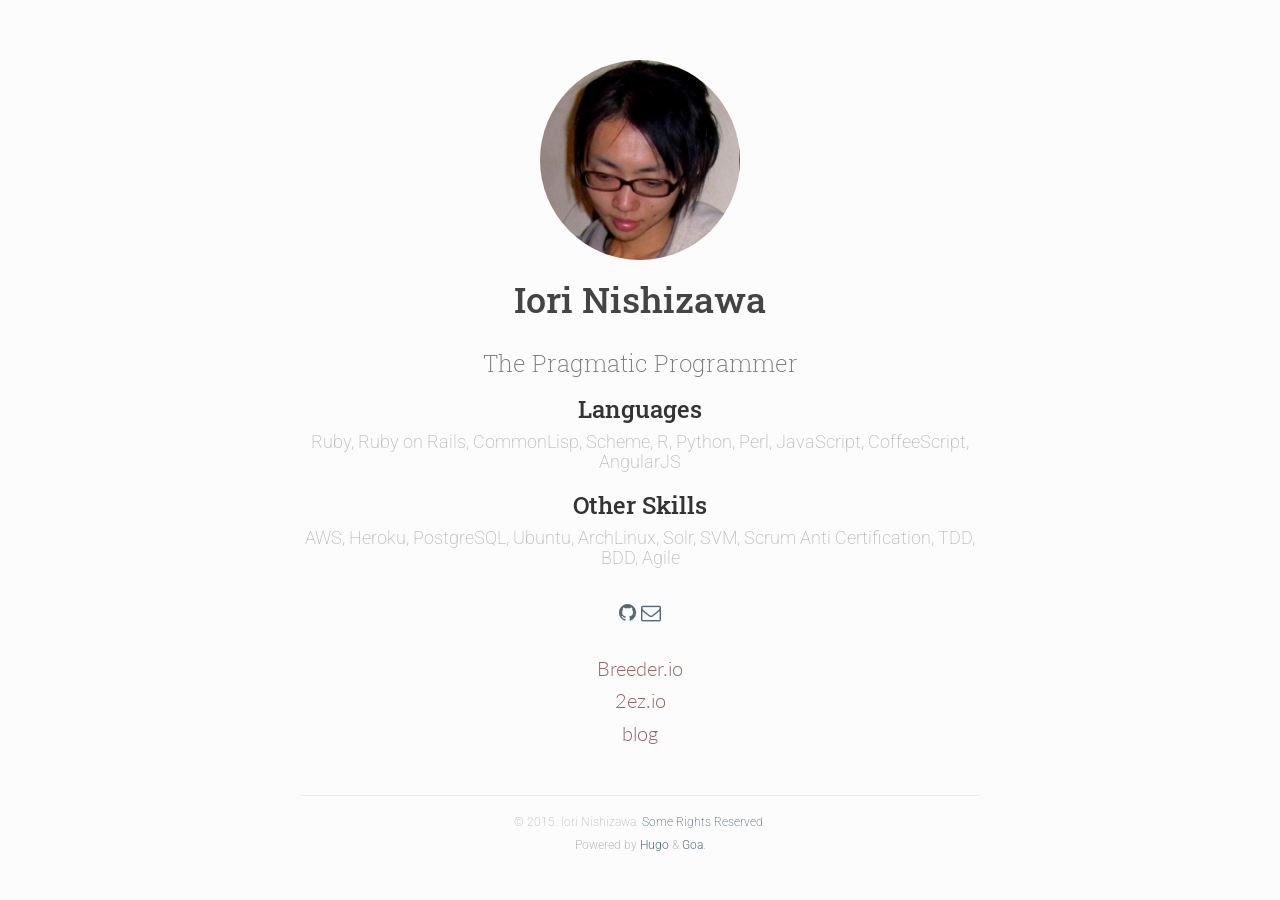
<file: index.html>
<!DOCTYPE html>
<html lang="ja">
<head>

<meta charset="utf-8">
<meta name="viewport" content="width=device-width, initial-scale=1.0">
<meta http-equiv="content-type" content="text/html; charset=utf-8">
<meta http-equiv="X-UA-Compatible" content="IE=edge">

<meta name="description" content="Simple minimalist theme">
<meta name="keywords" content="minimalist,blog,goa,hugo,developer">

<base href="https://iori.github.io/">

<title>How to become a Hacker.</title>

<meta name="generator" content="Hugo 0.17" />


  <link href="#ZgotmplZ" rel="alternate" type="application/rss+xml" title="How to become a Hacker." />
  <link href="#ZgotmplZ" rel="feed" type="application/rss+xml" title="How to become a Hacker." />




<link rel="stylesheet" href="https://fonts.googleapis.com/css?family=Lato:300,400|Roboto+Slab:400,700|Roboto:300,300i,400,400i,500,500i,700,700i">
<link rel="stylesheet" href="https://maxcdn.bootstrapcdn.com/bootstrap/3.3.7/css/bootstrap.min.css" integrity="sha384-BVYiiSIFeK1dGmJRAkycuHAHRg32OmUcww7on3RYdg4Va+PmSTsz/K68vbdEjh4u" crossorigin="anonymous">
<link rel="stylesheet" href="https://maxcdn.bootstrapcdn.com/font-awesome/4.6.3/css/font-awesome.min.css">
<link rel="stylesheet" href="https://iori.github.io/css/main.css">




<link rel="apple-touch-icon" sizes="180x180" href="/apple-touch-icon.png">
<link rel="icon" type="image/png" href="/favicon-32x32.png" sizes="32x32">
<link rel="icon" type="image/png" href="/favicon-16x16.png" sizes="16x16">
<link rel="manifest" href="/manifest.json">
<link rel="mask-icon" href="/safari-pinned-tab.svg" color="#5bbad5">
<meta name="theme-color" content="#ffffff">

</head>
<body lang="ja">
<div class="container">


<header class="row text-center header">
   <img src="img/headshot.jpg" alt="Author Image" class="img-circle text-center headshot"> 
  <h1 class="author">Iori Nishizawa</h1>
</header>


<section id="info-pane" class="row text-center info">
  
  <h3 class="intro">The Pragmatic Programmer</h3>
  
  
  <h4 class="description"><h3>Languages</h3><h4 class='description'>Ruby, Ruby on Rails, CommonLisp, Scheme, R, Python, Perl, JavaScript, CoffeeScript, AngularJS</h4><h3>Other Skills</h3><h4 class='description'>AWS, Heroku, PostgreSQL, Ubuntu, ArchLinux, Solr, SVM, Scrum Anti Certification, TDD, BDD, Agile</h4></h4>
  
</section>


<section id="social-pane" class="row text-center social">
  
  
  
  
  <a href="https://github.com/iori"><i class="fa fa-github" aria-hidden="true"></i></a>
  
  
  
  
  <a href="mailto:iori.nishizawa@gmail.com"><i class="fa fa-envelope-o" aria-hidden="true"></i></a>
  
</section>


<section id="main-menu-pane" class="row text-center main-menu">
  <h4><a class="menu-item" href="https://breeder.io">Breeder.io</a></h4>
  <h4><a class="menu-item" href="https://www.2ez.io">2ez.io</a></h4>
  <h4><a class="menu-item" href="http://kouyatakao.hatenablog.com">blog</a></h4>
</section>



<footer class="row text-center footer">
  <hr />
  
  <h6 class="text-center copyright">© 2015. Iori Nishizawa. <a href="http://creativecommons.org/licenses/by/3.0/">Some Rights Reserved</a>.</h6>
  
  <h6 class="text-center powered">Powered by <a href="https://gohugo.io/">Hugo</a> &amp; <a href="https://github.com/shenoybr/hugo-goa">Goa</a>.</h6>
  
  
</footer>

</div>






<script>
window.ga=window.ga||function(){(ga.q=ga.q||[]).push(arguments)};ga.l=+new Date;
ga('create', 'XYZ', 'auto');
ga('send', 'pageview');
</script>
<script async src='//www.google-analytics.com/analytics.js'></script>

<script src="https://ajax.googleapis.com/ajax/libs/jquery/1.12.4/jquery.min.js"></script>
<script src="https://maxcdn.bootstrapcdn.com/bootstrap/3.3.7/js/bootstrap.min.js" integrity="sha384-Tc5IQib027qvyjSMfHjOMaLkfuWVxZxUPnCJA7l2mCWNIpG9mGCD8wGNIcPD7Txa" crossorigin="anonymous"></script>
<script src="js/main.js"></script>
</body>
</html>
</file>
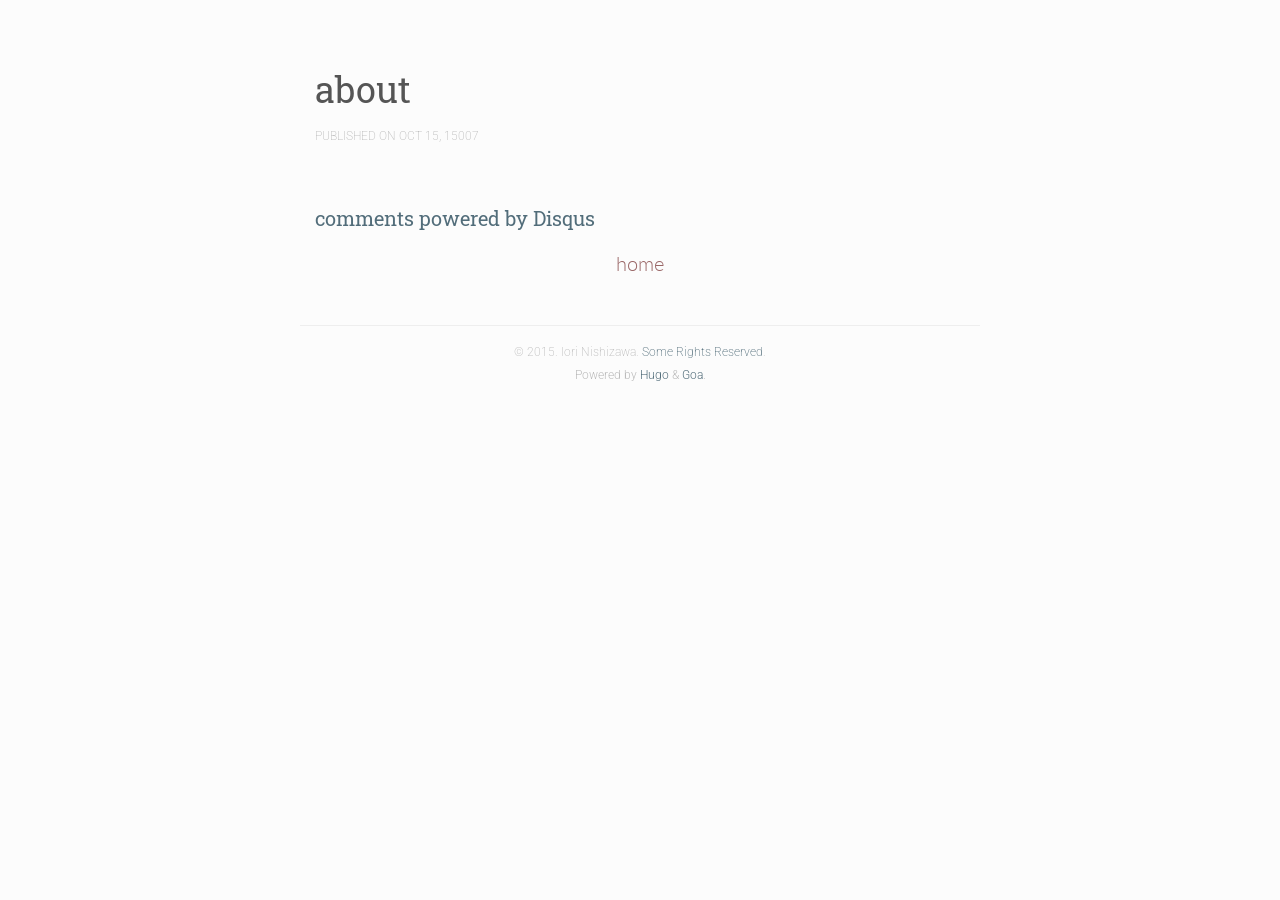
<file: about/index.html>
<!DOCTYPE html>
<html lang="ja">
<head>

<meta charset="utf-8">
<meta name="viewport" content="width=device-width, initial-scale=1.0">
<meta http-equiv="content-type" content="text/html; charset=utf-8">
<meta http-equiv="X-UA-Compatible" content="IE=edge">

<meta name="description" content="Simple minimalist theme">
<meta name="keywords" content="minimalist,blog,goa,hugo,developer">

<base href="https://iori.github.io/">

<title>How to become a Hacker.</title>

<meta name="generator" content="Hugo 0.17" />





<link rel="stylesheet" href="https://fonts.googleapis.com/css?family=Lato:300,400|Roboto+Slab:400,700|Roboto:300,300i,400,400i,500,500i,700,700i">
<link rel="stylesheet" href="https://maxcdn.bootstrapcdn.com/bootstrap/3.3.7/css/bootstrap.min.css" integrity="sha384-BVYiiSIFeK1dGmJRAkycuHAHRg32OmUcww7on3RYdg4Va+PmSTsz/K68vbdEjh4u" crossorigin="anonymous">
<link rel="stylesheet" href="https://maxcdn.bootstrapcdn.com/font-awesome/4.6.3/css/font-awesome.min.css">
<link rel="stylesheet" href="https://iori.github.io/css/main.css">




<link rel="apple-touch-icon" sizes="180x180" href="/apple-touch-icon.png">
<link rel="icon" type="image/png" href="/favicon-32x32.png" sizes="32x32">
<link rel="icon" type="image/png" href="/favicon-16x16.png" sizes="16x16">
<link rel="manifest" href="/manifest.json">
<link rel="mask-icon" href="/safari-pinned-tab.svg" color="#5bbad5">
<meta name="theme-color" content="#ffffff">

</head>
<body lang="ja">
<div class="container">


<header class="row text-left title">
  <h1 class="title">about</h1>
</header>
<section id="category-pane" class="row meta">
  
  <div class="col-md-12">
    <h6 class="text-left meta">
      PUBLISHED ON OCT 15, 15007 
      
      
    </h6>
  </div>
  
</section>
<section id="content-pane" class="row">
  <div class="col-md-12 text-justify content">
    
  </div>
</section>
<section id="tag-pane" class="row meta">
  
  <div class="col-md-12">
    <h6 class="text-right meta">
      
      
    </h6>
  </div>
  
</section>




<div id="disqus_thread"></div>
<script type="text/javascript">
    var disqus_shortname = 'iori';
    var disqus_identifier = 'https:\/\/iori.github.io\/about\/';
    var disqus_title = 'about';
    var disqus_url = 'https:\/\/iori.github.io\/about\/';

    (function() {
        var dsq = document.createElement('script'); dsq.type = 'text/javascript'; dsq.async = true;
        dsq.src = '//' + disqus_shortname + '.disqus.com/embed.js';
        (document.getElementsByTagName('head')[0] || document.getElementsByTagName('body')[0]).appendChild(dsq);
    })();
</script>
<noscript>Please enable JavaScript to view the <a href="http://disqus.com/?ref_noscript">comments powered by Disqus.</a></noscript>
<a href="http://disqus.com" class="dsq-brlink">comments powered by <span class="logo-disqus">Disqus</span></a>



<section id="menu-pane" class="row menu text-center">
  
  
  
  
  
  <h4 class="text-center"><a class="menu-item" href="https://iori.github.io/">home</a></h4>
</section>



<footer class="row text-center footer">
  <hr />
  
  <h6 class="text-center copyright">© 2015. Iori Nishizawa. <a href="http://creativecommons.org/licenses/by/3.0/">Some Rights Reserved</a>.</h6>
  
  <h6 class="text-center powered">Powered by <a href="https://gohugo.io/">Hugo</a> &amp; <a href="https://github.com/shenoybr/hugo-goa">Goa</a>.</h6>
  
  
</footer>

</div>






<script>
window.ga=window.ga||function(){(ga.q=ga.q||[]).push(arguments)};ga.l=+new Date;
ga('create', 'XYZ', 'auto');
ga('send', 'pageview');
</script>
<script async src='//www.google-analytics.com/analytics.js'></script>

<script src="https://ajax.googleapis.com/ajax/libs/jquery/1.12.4/jquery.min.js"></script>
<script src="https://maxcdn.bootstrapcdn.com/bootstrap/3.3.7/js/bootstrap.min.js" integrity="sha384-Tc5IQib027qvyjSMfHjOMaLkfuWVxZxUPnCJA7l2mCWNIpG9mGCD8wGNIcPD7Txa" crossorigin="anonymous"></script>
<script src="js/main.js"></script>
</body>
</html>
</file>
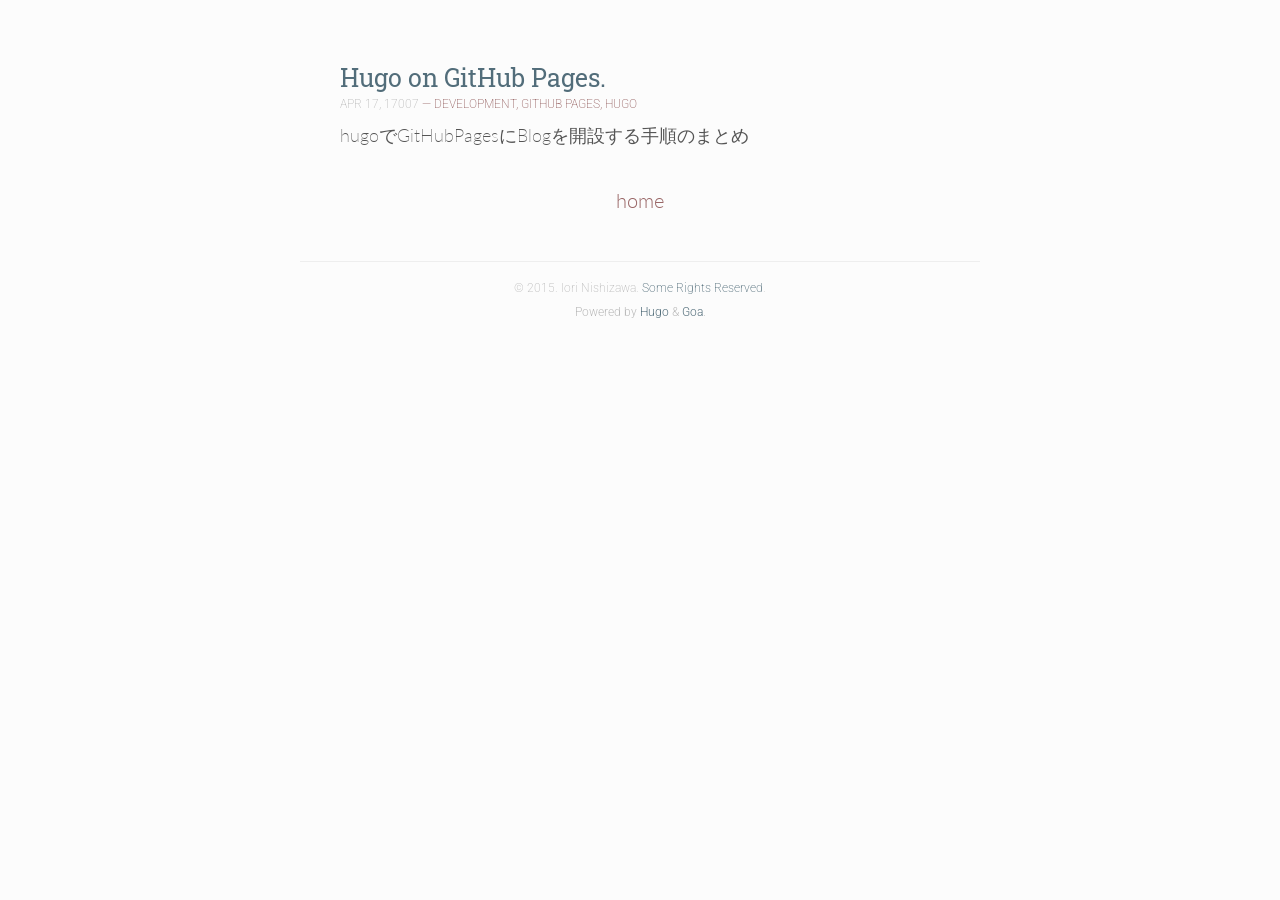
<file: post/index.html>
<!DOCTYPE html>
<html lang="ja">
<head>

<meta charset="utf-8">
<meta name="viewport" content="width=device-width, initial-scale=1.0">
<meta http-equiv="content-type" content="text/html; charset=utf-8">
<meta http-equiv="X-UA-Compatible" content="IE=edge">

<meta name="description" content="Simple minimalist theme">
<meta name="keywords" content="minimalist,blog,goa,hugo,developer">

<base href="https://iori.github.io/">

<title>How to become a Hacker.</title>

<meta name="generator" content="Hugo 0.17" />


  <link href="#ZgotmplZ" rel="alternate" type="application/rss+xml" title="How to become a Hacker." />
  <link href="#ZgotmplZ" rel="feed" type="application/rss+xml" title="How to become a Hacker." />




<link rel="stylesheet" href="https://fonts.googleapis.com/css?family=Lato:300,400|Roboto+Slab:400,700|Roboto:300,300i,400,400i,500,500i,700,700i">
<link rel="stylesheet" href="https://maxcdn.bootstrapcdn.com/bootstrap/3.3.7/css/bootstrap.min.css" integrity="sha384-BVYiiSIFeK1dGmJRAkycuHAHRg32OmUcww7on3RYdg4Va+PmSTsz/K68vbdEjh4u" crossorigin="anonymous">
<link rel="stylesheet" href="https://maxcdn.bootstrapcdn.com/font-awesome/4.6.3/css/font-awesome.min.css">
<link rel="stylesheet" href="https://iori.github.io/css/main.css">




<link rel="apple-touch-icon" sizes="180x180" href="/apple-touch-icon.png">
<link rel="icon" type="image/png" href="/favicon-32x32.png" sizes="32x32">
<link rel="icon" type="image/png" href="/favicon-16x16.png" sizes="16x16">
<link rel="manifest" href="/manifest.json">
<link rel="mask-icon" href="/safari-pinned-tab.svg" color="#5bbad5">
<meta name="theme-color" content="#ffffff">

</head>
<body lang="ja">
<div class="container">


<section id="list-pane" class="row list">
  <ul >
    
    <li class="list-entry">
      <a class="list-entry-link" href="https://iori.github.io/post/Hugo%20on%20GitHub%20Pages/">Hugo on GitHub Pages.</a>
      <p class="meta">
        APR 17, 17007 
        <span class="category">
        
        
        —
        
        
        <a class="category" href="/categories/development">DEVELOPMENT</a>, 
        
        <a class="category" href="/categories/git-hub-pages">GITHUB PAGES</a>, 
        
        <a class="category" href="/categories/hugo">HUGO</a>
        
        
        </span>
      </p>
      <p class="excerpt">
      hugoでGitHubPagesにBlogを開設する手順のまとめ
      </p>
    </li>
    
  </ul>
</section>


<section id="menu-pane" class="row menu text-center">
  
  <h4 class="text-center"><a class="menu-item" href="https://iori.github.io/">home</a></h4>
</section>



<footer class="row text-center footer">
  <hr />
  
  <h6 class="text-center copyright">© 2015. Iori Nishizawa. <a href="http://creativecommons.org/licenses/by/3.0/">Some Rights Reserved</a>.</h6>
  
  <h6 class="text-center powered">Powered by <a href="https://gohugo.io/">Hugo</a> &amp; <a href="https://github.com/shenoybr/hugo-goa">Goa</a>.</h6>
  
  
</footer>

</div>






<script>
window.ga=window.ga||function(){(ga.q=ga.q||[]).push(arguments)};ga.l=+new Date;
ga('create', 'XYZ', 'auto');
ga('send', 'pageview');
</script>
<script async src='//www.google-analytics.com/analytics.js'></script>

<script src="https://ajax.googleapis.com/ajax/libs/jquery/1.12.4/jquery.min.js"></script>
<script src="https://maxcdn.bootstrapcdn.com/bootstrap/3.3.7/js/bootstrap.min.js" integrity="sha384-Tc5IQib027qvyjSMfHjOMaLkfuWVxZxUPnCJA7l2mCWNIpG9mGCD8wGNIcPD7Txa" crossorigin="anonymous"></script>
<script src="js/main.js"></script>
</body>
</html>
</file>
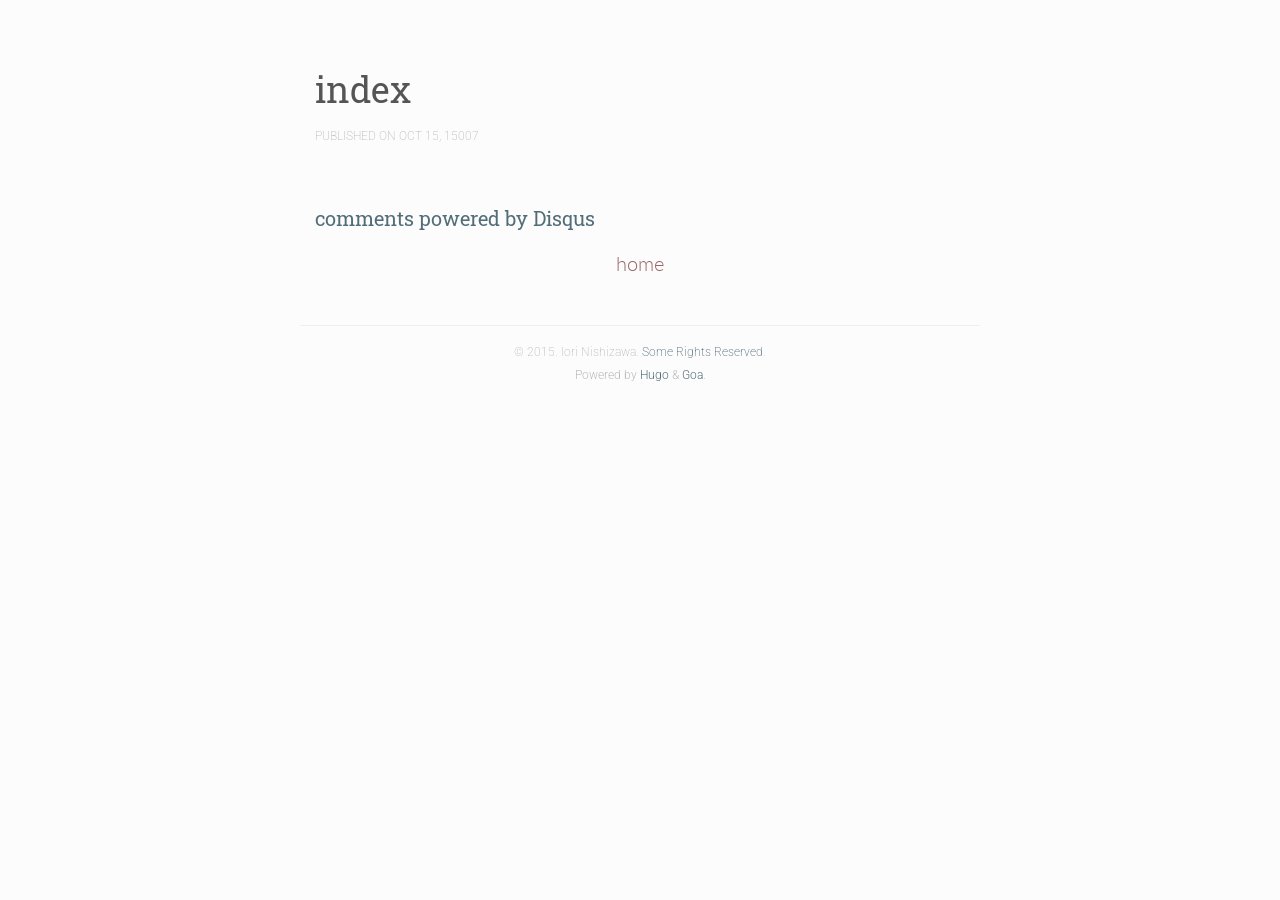
<file: projects/index.html>
<!DOCTYPE html>
<html lang="ja">
<head>

<meta charset="utf-8">
<meta name="viewport" content="width=device-width, initial-scale=1.0">
<meta http-equiv="content-type" content="text/html; charset=utf-8">
<meta http-equiv="X-UA-Compatible" content="IE=edge">

<meta name="description" content="Simple minimalist theme">
<meta name="keywords" content="minimalist,blog,goa,hugo,developer">

<base href="https://iori.github.io/">

<title>How to become a Hacker.</title>

<meta name="generator" content="Hugo 0.17" />





<link rel="stylesheet" href="https://fonts.googleapis.com/css?family=Lato:300,400|Roboto+Slab:400,700|Roboto:300,300i,400,400i,500,500i,700,700i">
<link rel="stylesheet" href="https://maxcdn.bootstrapcdn.com/bootstrap/3.3.7/css/bootstrap.min.css" integrity="sha384-BVYiiSIFeK1dGmJRAkycuHAHRg32OmUcww7on3RYdg4Va+PmSTsz/K68vbdEjh4u" crossorigin="anonymous">
<link rel="stylesheet" href="https://maxcdn.bootstrapcdn.com/font-awesome/4.6.3/css/font-awesome.min.css">
<link rel="stylesheet" href="https://iori.github.io/css/main.css">




<link rel="apple-touch-icon" sizes="180x180" href="/apple-touch-icon.png">
<link rel="icon" type="image/png" href="/favicon-32x32.png" sizes="32x32">
<link rel="icon" type="image/png" href="/favicon-16x16.png" sizes="16x16">
<link rel="manifest" href="/manifest.json">
<link rel="mask-icon" href="/safari-pinned-tab.svg" color="#5bbad5">
<meta name="theme-color" content="#ffffff">

</head>
<body lang="ja">
<div class="container">


<header class="row text-left title">
  <h1 class="title">index</h1>
</header>
<section id="category-pane" class="row meta">
  
  <div class="col-md-12">
    <h6 class="text-left meta">
      PUBLISHED ON OCT 15, 15007 
      
      
    </h6>
  </div>
  
</section>
<section id="content-pane" class="row">
  <div class="col-md-12 text-justify content">
    
  </div>
</section>
<section id="tag-pane" class="row meta">
  
  <div class="col-md-12">
    <h6 class="text-right meta">
      
      
    </h6>
  </div>
  
</section>




<div id="disqus_thread"></div>
<script type="text/javascript">
    var disqus_shortname = 'iori';
    var disqus_identifier = 'https:\/\/iori.github.io\/projects\/';
    var disqus_title = 'index';
    var disqus_url = 'https:\/\/iori.github.io\/projects\/';

    (function() {
        var dsq = document.createElement('script'); dsq.type = 'text/javascript'; dsq.async = true;
        dsq.src = '//' + disqus_shortname + '.disqus.com/embed.js';
        (document.getElementsByTagName('head')[0] || document.getElementsByTagName('body')[0]).appendChild(dsq);
    })();
</script>
<noscript>Please enable JavaScript to view the <a href="http://disqus.com/?ref_noscript">comments powered by Disqus.</a></noscript>
<a href="http://disqus.com" class="dsq-brlink">comments powered by <span class="logo-disqus">Disqus</span></a>



<section id="menu-pane" class="row menu text-center">
  
  
  
  
  
  <h4 class="text-center"><a class="menu-item" href="https://iori.github.io/">home</a></h4>
</section>



<footer class="row text-center footer">
  <hr />
  
  <h6 class="text-center copyright">© 2015. Iori Nishizawa. <a href="http://creativecommons.org/licenses/by/3.0/">Some Rights Reserved</a>.</h6>
  
  <h6 class="text-center powered">Powered by <a href="https://gohugo.io/">Hugo</a> &amp; <a href="https://github.com/shenoybr/hugo-goa">Goa</a>.</h6>
  
  
</footer>

</div>






<script>
window.ga=window.ga||function(){(ga.q=ga.q||[]).push(arguments)};ga.l=+new Date;
ga('create', 'XYZ', 'auto');
ga('send', 'pageview');
</script>
<script async src='//www.google-analytics.com/analytics.js'></script>

<script src="https://ajax.googleapis.com/ajax/libs/jquery/1.12.4/jquery.min.js"></script>
<script src="https://maxcdn.bootstrapcdn.com/bootstrap/3.3.7/js/bootstrap.min.js" integrity="sha384-Tc5IQib027qvyjSMfHjOMaLkfuWVxZxUPnCJA7l2mCWNIpG9mGCD8wGNIcPD7Txa" crossorigin="anonymous"></script>
<script src="js/main.js"></script>
</body>
</html>
</file>
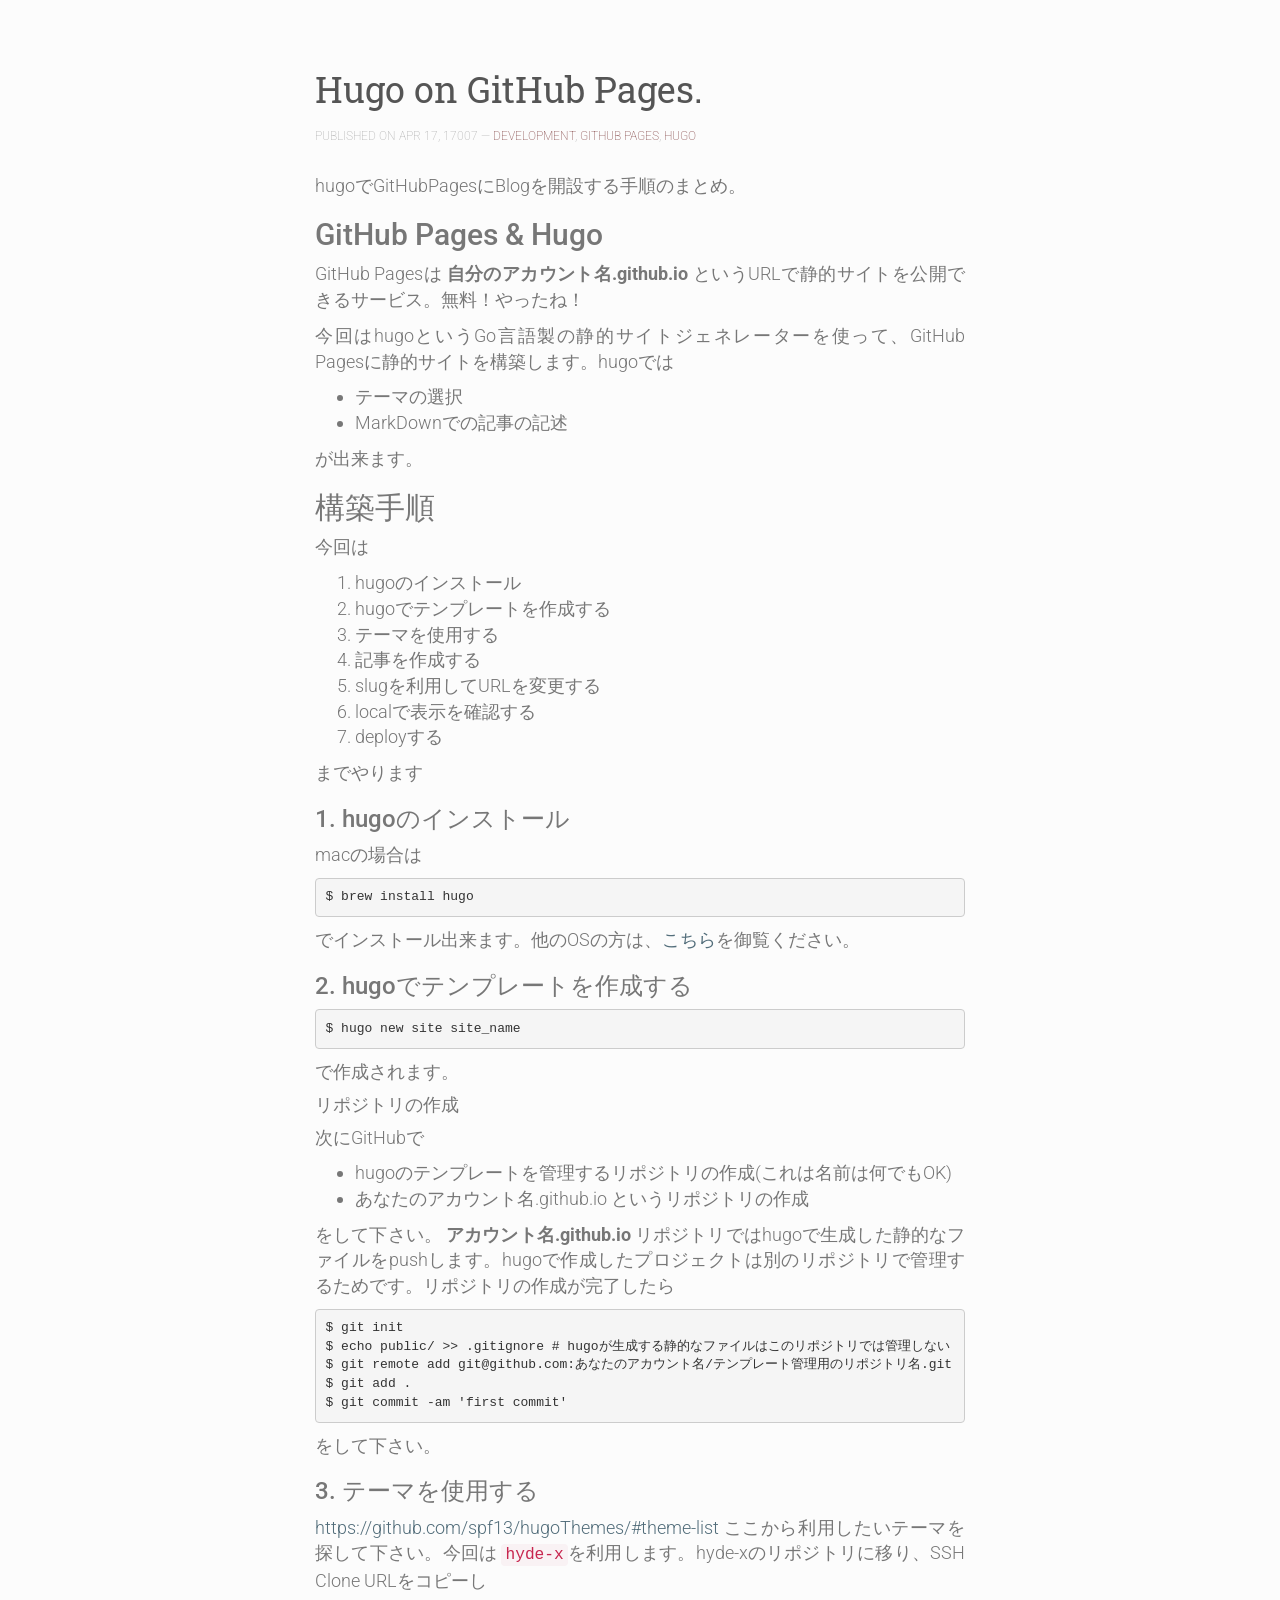
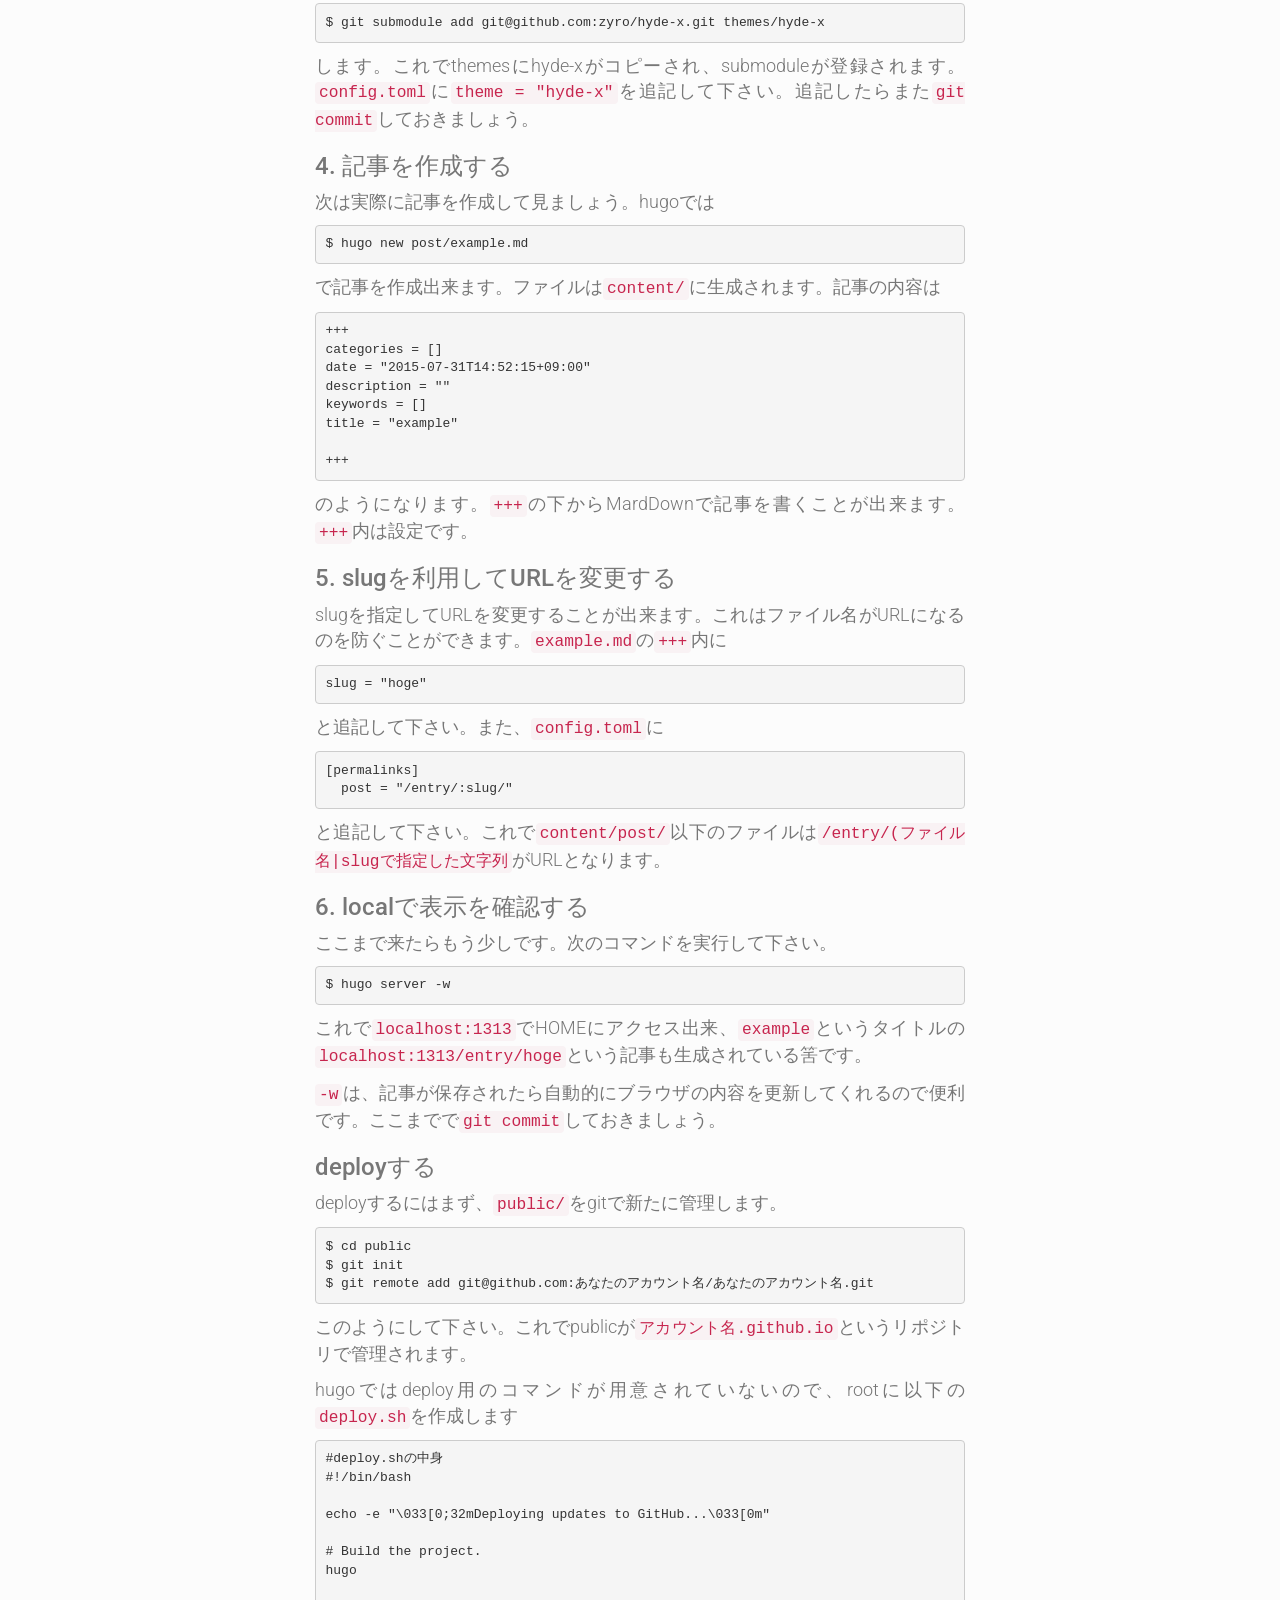
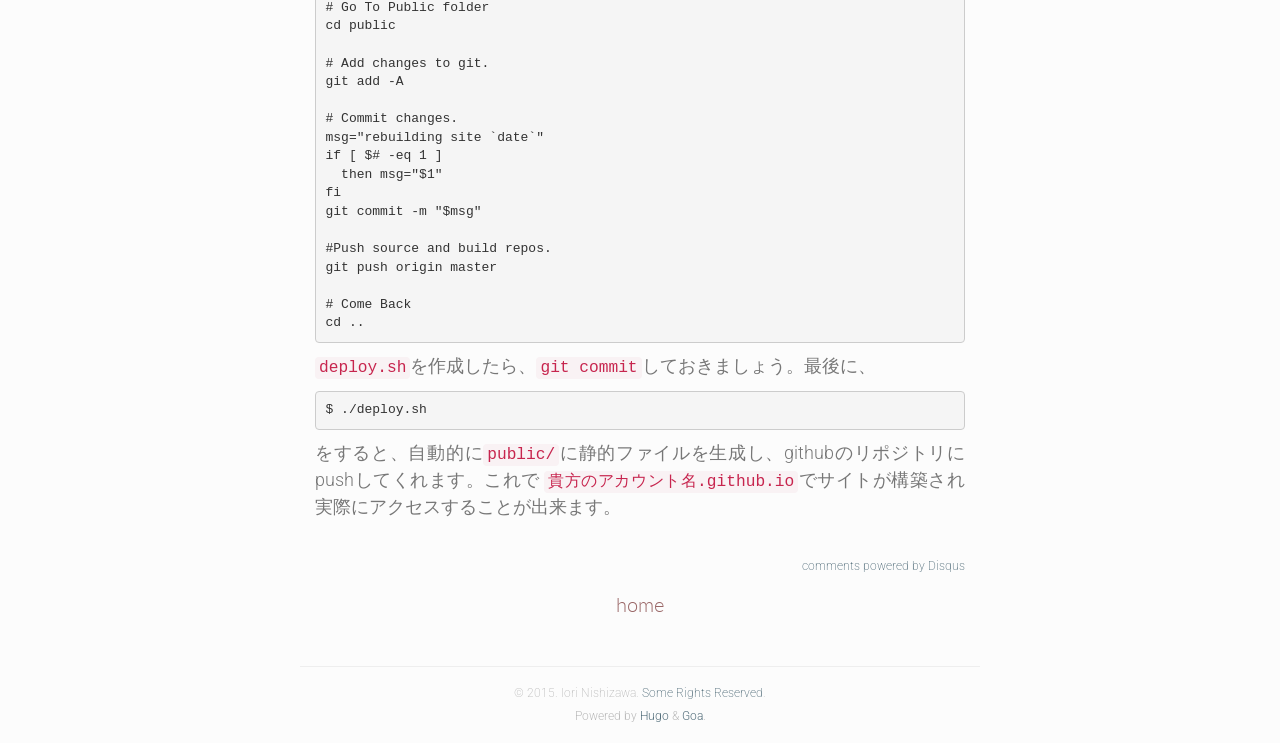
<file: post/Hugo on GitHub Pages/index.html>
<!DOCTYPE html>
<html lang="ja">
<head>

<meta charset="utf-8">
<meta name="viewport" content="width=device-width, initial-scale=1.0">
<meta http-equiv="content-type" content="text/html; charset=utf-8">
<meta http-equiv="X-UA-Compatible" content="IE=edge">

<meta name="description" content="Simple minimalist theme">
<meta name="keywords" content="minimalist,blog,goa,hugo,developer">

<base href="https://iori.github.io/">

<title>How to become a Hacker.</title>

<meta name="generator" content="Hugo 0.17" />





<link rel="stylesheet" href="https://fonts.googleapis.com/css?family=Lato:300,400|Roboto+Slab:400,700|Roboto:300,300i,400,400i,500,500i,700,700i">
<link rel="stylesheet" href="https://maxcdn.bootstrapcdn.com/bootstrap/3.3.7/css/bootstrap.min.css" integrity="sha384-BVYiiSIFeK1dGmJRAkycuHAHRg32OmUcww7on3RYdg4Va+PmSTsz/K68vbdEjh4u" crossorigin="anonymous">
<link rel="stylesheet" href="https://maxcdn.bootstrapcdn.com/font-awesome/4.6.3/css/font-awesome.min.css">
<link rel="stylesheet" href="https://iori.github.io/css/main.css">




<link rel="apple-touch-icon" sizes="180x180" href="/apple-touch-icon.png">
<link rel="icon" type="image/png" href="/favicon-32x32.png" sizes="32x32">
<link rel="icon" type="image/png" href="/favicon-16x16.png" sizes="16x16">
<link rel="manifest" href="/manifest.json">
<link rel="mask-icon" href="/safari-pinned-tab.svg" color="#5bbad5">
<meta name="theme-color" content="#ffffff">

</head>
<body lang="ja">
<div class="container">


<header class="row text-left title">
  <h1 class="title">Hugo on GitHub Pages.</h1>
</header>
<section id="category-pane" class="row meta">
  
  <div class="col-md-12">
    <h6 class="text-left meta">
      PUBLISHED ON APR 17, 17007 
      
      
      — 
      
      
      <a class="meta" href="/categories/development">DEVELOPMENT</a>, 
      
      <a class="meta" href="/categories/github-pages">GITHUB PAGES</a>, 
      
      <a class="meta" href="/categories/hugo">HUGO</a>
      
      
    </h6>
  </div>
  
</section>
<section id="content-pane" class="row">
  <div class="col-md-12 text-justify content">
    

<p>hugoでGitHubPagesにBlogを開設する手順のまとめ。</p>

<h2 id="github-pages-hugo">GitHub Pages &amp; Hugo</h2>

<p>GitHub Pagesは <strong>自分のアカウント名.github.io</strong> というURLで静的サイトを公開できるサービス。無料！やったね！</p>

<p>今回はhugoというGo言語製の静的サイトジェネレーターを使って、GitHub Pagesに静的サイトを構築します。hugoでは</p>

<ul>
<li>テーマの選択</li>
<li>MarkDownでの記事の記述</li>
</ul>

<p>が出来ます。</p>

<h2 id="構築手順">構築手順</h2>

<p>今回は</p>

<ol>
<li>hugoのインストール</li>
<li>hugoでテンプレートを作成する</li>
<li>テーマを使用する</li>
<li>記事を作成する</li>
<li>slugを利用してURLを変更する</li>
<li>localで表示を確認する</li>
<li>deployする</li>
</ol>

<p>までやります</p>

<h3 id="1-hugoのインストール">1. hugoのインストール</h3>

<p>macの場合は</p>

<pre><code class="language-bash">$ brew install hugo
</code></pre>

<p>でインストール出来ます。他のOSの方は、<a href="https://github.com/spf13/hugo#choose-how-to-install">こちら</a>を御覧ください。</p>

<h3 id="2-hugoでテンプレートを作成する">2. hugoでテンプレートを作成する</h3>

<pre><code class="language-bash">$ hugo new site site_name
</code></pre>

<p>で作成されます。</p>

<h4 id="リポジトリの作成">リポジトリの作成</h4>

<p>次にGitHubで</p>

<ul>
<li>hugoのテンプレートを管理するリポジトリの作成(これは名前は何でもOK)</li>
<li>あなたのアカウント名.github.io というリポジトリの作成</li>
</ul>

<p>をして下さい。 <strong>アカウント名.github.io</strong> リポジトリではhugoで生成した静的なファイルをpushします。hugoで作成したプロジェクトは別のリポジトリで管理するためです。リポジトリの作成が完了したら</p>

<pre><code class="language-bash">$ git init
$ echo public/ &gt;&gt; .gitignore # hugoが生成する静的なファイルはこのリポジトリでは管理しない
$ git remote add git@github.com:あなたのアカウント名/テンプレート管理用のリポジトリ名.git
$ git add .
$ git commit -am 'first commit'
</code></pre>

<p>をして下さい。</p>

<h3 id="3-テーマを使用する">3. テーマを使用する</h3>

<p><a href="https://github.com/spf13/hugoThemes/#theme-list">https://github.com/spf13/hugoThemes/#theme-list</a>
ここから利用したいテーマを探して下さい。今回は <code>hyde-x</code>を利用します。hyde-xのリポジトリに移り、SSH Clone URLをコピーし</p>

<pre><code class="language-bash">$ git submodule add git@github.com:zyro/hyde-x.git themes/hyde-x
</code></pre>

<p>します。これでthemesにhyde-xがコピーされ、submoduleが登録されます。<code>config.toml</code>に<code>theme = &quot;hyde-x&quot;</code>を追記して下さい。追記したらまた<code>git commit</code>しておきましょう。</p>

<h3 id="4-記事を作成する">4. 記事を作成する</h3>

<p>次は実際に記事を作成して見ましょう。hugoでは</p>

<pre><code class="language-bash">$ hugo new post/example.md
</code></pre>

<p>で記事を作成出来ます。ファイルは<code>content/</code>に生成されます。記事の内容は</p>

<pre><code>+++
categories = []
date = &quot;2015-07-31T14:52:15+09:00&quot;
description = &quot;&quot;
keywords = []
title = &quot;example&quot;

+++
</code></pre>

<p>のようになります。<code>+++</code>の下からMardDownで記事を書くことが出来ます。<code>+++</code>内は設定です。</p>

<h3 id="5-slugを利用してurlを変更する">5. slugを利用してURLを変更する</h3>

<p>slugを指定してURLを変更することが出来ます。これはファイル名がURLになるのを防ぐことができます。<code>example.md</code>の<code>+++</code>内に</p>

<pre><code>slug = &quot;hoge&quot;
</code></pre>

<p>と追記して下さい。また、<code>config.toml</code>に</p>

<pre><code>[permalinks]
  post = &quot;/entry/:slug/&quot;
</code></pre>

<p>と追記して下さい。これで<code>content/post/</code>以下のファイルは<code>/entry/(ファイル名|slugで指定した文字列</code>がURLとなります。</p>

<h3 id="6-localで表示を確認する">6. localで表示を確認する</h3>

<p>ここまで来たらもう少しです。次のコマンドを実行して下さい。</p>

<pre><code class="language-bash">$ hugo server -w
</code></pre>

<p>これで<code>localhost:1313</code>でHOMEにアクセス出来、<code>example</code>というタイトルの<code>localhost:1313/entry/hoge</code>という記事も生成されている筈です。</p>

<p><code>-w</code>は、記事が保存されたら自動的にブラウザの内容を更新してくれるので便利です。ここまでで<code>git commit</code>しておきましょう。</p>

<h3 id="deployする">deployする</h3>

<p>deployするにはまず、<code>public/</code>をgitで新たに管理します。</p>

<pre><code class="language-bash">$ cd public
$ git init
$ git remote add git@github.com:あなたのアカウント名/あなたのアカウント名.git
</code></pre>

<p>このようにして下さい。これでpublicが<code>アカウント名.github.io</code>というリポジトリで管理されます。</p>

<p>hugoではdeploy用のコマンドが用意されていないので、rootに以下の<code>deploy.sh</code>を作成します</p>

<pre><code class="language-sh">#deploy.shの中身
#!/bin/bash

echo -e &quot;\033[0;32mDeploying updates to GitHub...\033[0m&quot;

# Build the project. 
hugo

# Go To Public folder
cd public

# Add changes to git.
git add -A

# Commit changes.
msg=&quot;rebuilding site `date`&quot;
if [ $# -eq 1 ]
  then msg=&quot;$1&quot;
fi
git commit -m &quot;$msg&quot;

#Push source and build repos.
git push origin master

# Come Back
cd ..
</code></pre>

<p><code>deploy.sh</code>を作成したら、<code>git commit</code>しておきましょう。最後に、</p>

<pre><code class="language-bash">$ ./deploy.sh
</code></pre>

<p>をすると、自動的に<code>public/</code>に静的ファイルを生成し、githubのリポジトリにpushしてくれます。これで <code>貴方のアカウント名.github.io</code>でサイトが構築され実際にアクセスすることが出来ます。</p>

  </div>
</section>
<section id="tag-pane" class="row meta">
  
  <div class="col-md-12">
    <h6 class="text-right meta">
      



<div id="disqus_thread"></div>
<script type="text/javascript">
    var disqus_shortname = 'iori';
    var disqus_identifier = 'https:\/\/iori.github.io\/post\/Hugo%20on%20GitHub%20Pages\/';
    var disqus_title = 'Hugo on GitHub Pages.';
    var disqus_url = 'https:\/\/iori.github.io\/post\/Hugo%20on%20GitHub%20Pages\/';

    (function() {
        var dsq = document.createElement('script'); dsq.type = 'text/javascript'; dsq.async = true;
        dsq.src = '//' + disqus_shortname + '.disqus.com/embed.js';
        (document.getElementsByTagName('head')[0] || document.getElementsByTagName('body')[0]).appendChild(dsq);
    })();
</script>
<noscript>Please enable JavaScript to view the <a href="http://disqus.com/?ref_noscript">comments powered by Disqus.</a></noscript>
<a href="http://disqus.com" class="dsq-brlink">comments powered by <span class="logo-disqus">Disqus</span></a>



<section id="menu-pane" class="row menu text-center">
  
  
  
  
  
  <h4 class="text-center"><a class="menu-item" href="https://iori.github.io/">home</a></h4>
</section>



<footer class="row text-center footer">
  <hr />
  
  <h6 class="text-center copyright">© 2015. Iori Nishizawa. <a href="http://creativecommons.org/licenses/by/3.0/">Some Rights Reserved</a>.</h6>
  
  <h6 class="text-center powered">Powered by <a href="https://gohugo.io/">Hugo</a> &amp; <a href="https://github.com/shenoybr/hugo-goa">Goa</a>.</h6>
  
  
</footer>

</div>






<script>
window.ga=window.ga||function(){(ga.q=ga.q||[]).push(arguments)};ga.l=+new Date;
ga('create', 'XYZ', 'auto');
ga('send', 'pageview');
</script>
<script async src='//www.google-analytics.com/analytics.js'></script>

<script src="https://ajax.googleapis.com/ajax/libs/jquery/1.12.4/jquery.min.js"></script>
<script src="https://maxcdn.bootstrapcdn.com/bootstrap/3.3.7/js/bootstrap.min.js" integrity="sha384-Tc5IQib027qvyjSMfHjOMaLkfuWVxZxUPnCJA7l2mCWNIpG9mGCD8wGNIcPD7Txa" crossorigin="anonymous"></script>
<script src="js/main.js"></script>
</body>
</html>
</file>
